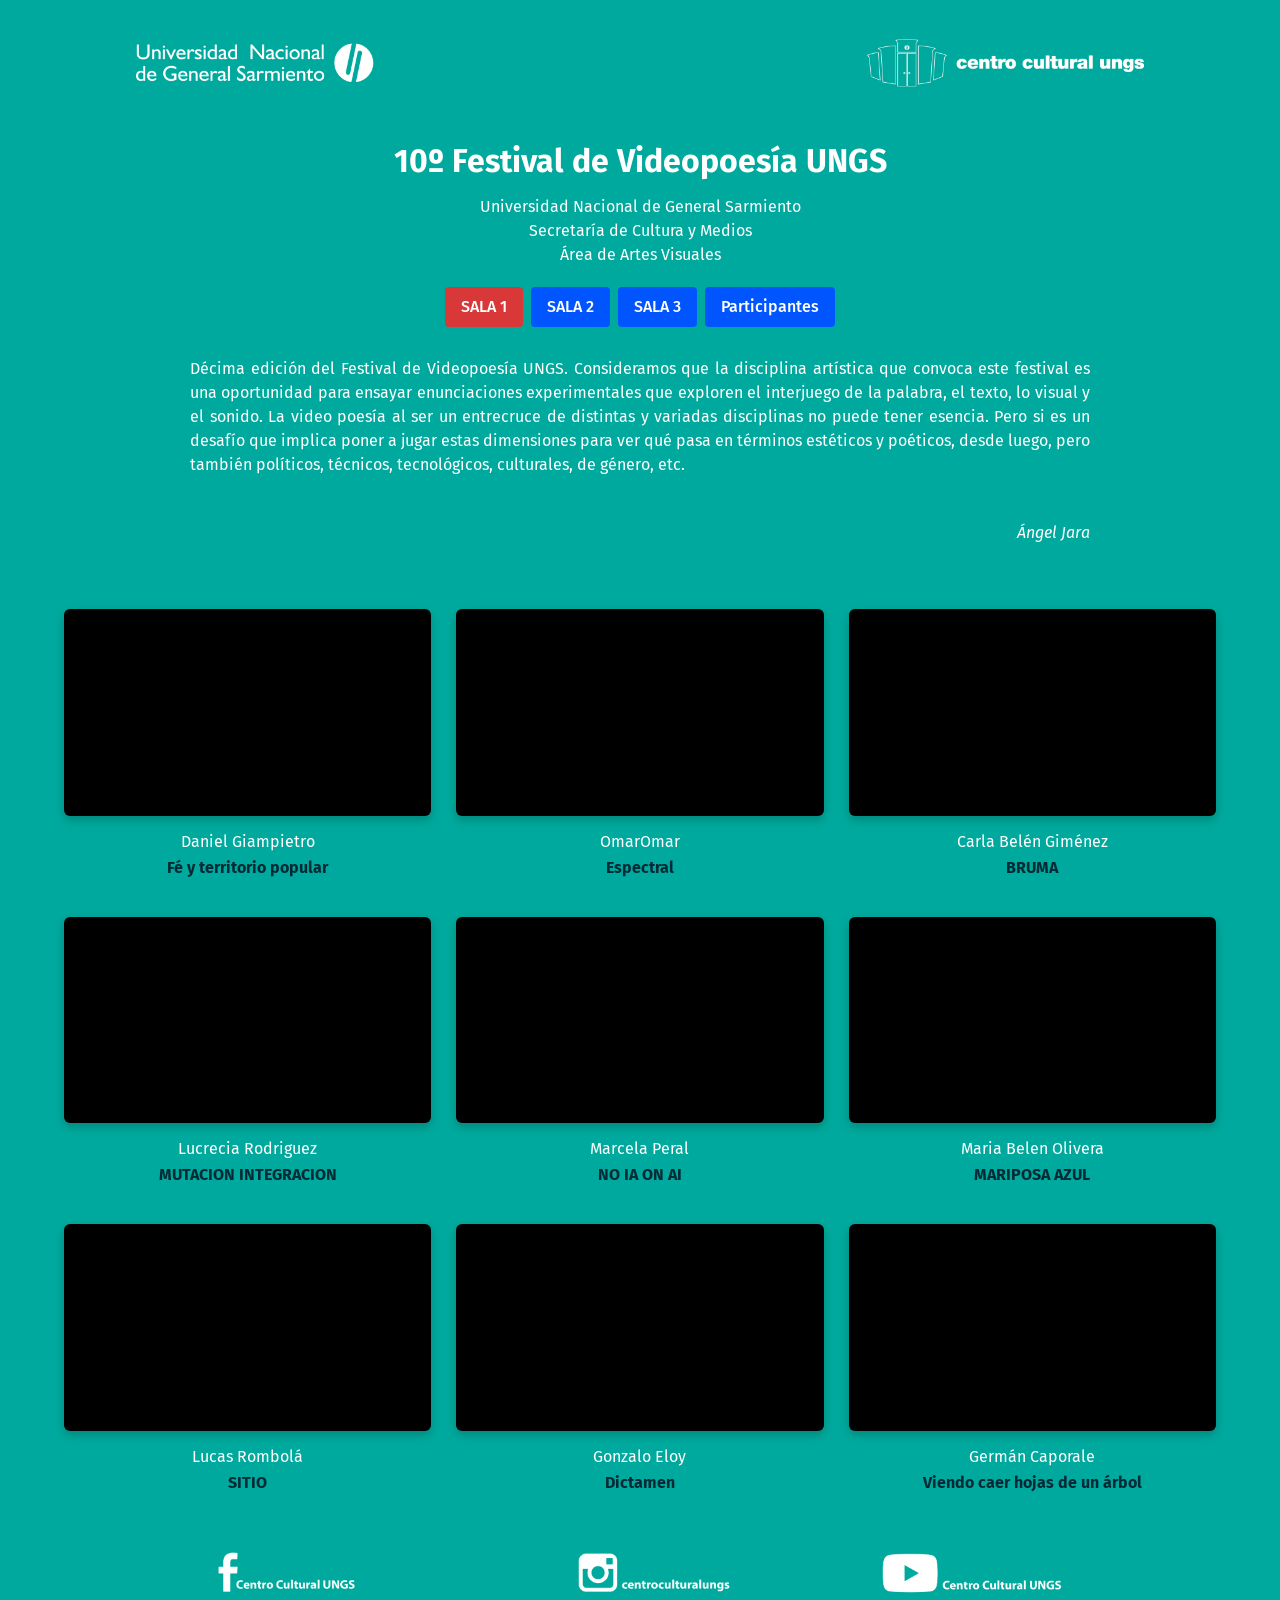
<file: index.html>
<!DOCTYPE html>
<html lang="es">
<head>
    <meta charset="UTF-8">
    <title>10º Festival de Videopoesía UNGS - Sala 1</title>
    <link rel="stylesheet" href="estilos.css">
    <link rel="icon" href="unicono.ico">
    <link rel="stylesheet" href="styles.css">
    <link rel="preconnect" href="https://fonts.gstatic.com">
    <link href="https://fonts.googleapis.com/css2?family=Fira+Sans&display=swap" rel="stylesheet">
</head>
<body>
    <header>
        <div><img src="logoTransparente.png" alt="logo centro cultural"></div>
        <h1>10º Festival de Videopoesía UNGS</h1>
        <p></p>
        <p>Universidad Nacional de General Sarmiento</p>
        <p>Secretaría de Cultura y Medios</p>
        <p>Área de Artes Visuales</p>
        <p></p>
        <nav id="paginacion-nav">
            <a href="index.html" class="estoyaqui">SALA 1</a>
            <a href="sala2.html">SALA 2</a>
            <a href="sala3.html">SALA 3</a>
            <a href="participantes.html">Participantes</a>
        </nav>
    </header>
    <div class="introduccion">
        <p class="textoCorto">
            Décima edición del Festival de Videopoesía UNGS. Consideramos que la disciplina artística que convoca este
            festival es una oportunidad para ensayar enunciaciones experimentales que exploren el interjuego de la
            palabra, el texto, lo visual y el sonido. La video poesía al ser un entrecruce de distintas y variadas
            disciplinas no puede tener esencia. Pero si es un desafío que implica poner a jugar estas dimensiones para
            ver qué pasa en términos estéticos y poéticos, desde luego, pero también políticos, técnicos, tecnológicos,
            culturales, de género, etc.
            <br><br>
        </p>
        <p id="firmaCurador">Ángel Jara<br><br></p>
    </div>

    <div id="contenedor">
        <div id="videos-container" class="videos">
        <div class="unVideo">
            <iframe width="560" height="315" src="https://www.youtube.com/embed/SmBQ4uFvJX8" frameborder="0"
                allow="accelerometer; autoplay; clipboard-write; encrypted-media; gyroscope; picture-in-picture"
                allowfullscreen></iframe>
            <div class="nombre">
                <p>Daniel Giampietro</p>
                <p class="titulo">Fé y territorio popular</p>
            </div>
        </div>
        <div class="unVideo">
            <iframe width="560" height="315" src="https://www.youtube.com/embed/gNuvJKD7iBU" frameborder="0"
                allow="accelerometer; autoplay; clipboard-write; encrypted-media; gyroscope; picture-in-picture"
                allowfullscreen></iframe>
            <div class="nombre">
                <p>OmarOmar</p>
                <p class="titulo">Espectral</p>
            </div>
        </div>
        <div class="unVideo">
            <iframe width="560" height="315" src="https://www.youtube.com/embed/4qtQ8wWjIjI" frameborder="0"
                allow="accelerometer; autoplay; clipboard-write; encrypted-media; gyroscope; picture-in-picture"
                allowfullscreen></iframe>
            <div class="nombre">
                <p>Carla Belén Giménez</p>
                <p class="titulo">BRUMA</p>
            </div>
        </div>
        <div class="unVideo">
            <iframe width="560" height="315" src="https://www.youtube.com/embed/0GoqAtI1k4k" frameborder="0"
                allow="accelerometer; autoplay; clipboard-write; encrypted-media; gyroscope; picture-in-picture"
                allowfullscreen></iframe>
            <div class="nombre">
                <p>Lucrecia Rodriguez</p>
                <p class="titulo">MUTACION INTEGRACION</p>
            </div>
        </div>
        <div class="unVideo">
            <iframe width="560" height="315" src="https://www.youtube.com/embed/_nQg_FL0v2k" frameborder="0"
                allow="accelerometer; autoplay; clipboard-write; encrypted-media; gyroscope; picture-in-picture"
                allowfullscreen></iframe>
            <div class="nombre">
                <p>Marcela Peral</p>
                <p class="titulo">NO IA ON AI</p>
            </div>
        </div>
        <div class="unVideo">
            <iframe width="560" height="315" src="https://www.youtube.com/embed/EtA5-1Kf_5k" frameborder="0"
                allow="accelerometer; autoplay; clipboard-write; encrypted-media; gyroscope; picture-in-picture"
                allowfullscreen></iframe>
            <div class="nombre">
                <p>Maria Belen Olivera</p>
                <p class="titulo">MARIPOSA AZUL</p>
            </div>
        </div>
        <div class="unVideo">
            <iframe width="560" height="315" src="https://www.youtube.com/embed/N6rPz8vCvt8" frameborder="0"
                allow="accelerometer; autoplay; clipboard-write; encrypted-media; gyroscope; picture-in-picture"
                allowfullscreen></iframe>
            <div class="nombre">
                <p>Lucas Rombolá</p>
                <p class="titulo">SITIO</p>
            </div>
        </div>
        <div class="unVideo">
            <iframe width="560" height="315" src="https://www.youtube.com/embed/XL75dbaz_9s" frameborder="0"
                allow="accelerometer; autoplay; clipboard-write; encrypted-media; gyroscope; picture-in-picture"
                allowfullscreen></iframe>
            <div class="nombre">
                <p>Gonzalo Eloy</p>
                <p class="titulo">Dictamen</p>
            </div>
        </div>
        <div class="unVideo">
            <iframe width="560" height="315" src="https://www.youtube.com/embed/XCRIbFQ3zYY" frameborder="0"
                allow="accelerometer; autoplay; clipboard-write; encrypted-media; gyroscope; picture-in-picture"
                allowfullscreen></iframe>
            <div class="nombre">
                <p>Germán Caporale</p>
                <p class="titulo">Viendo caer hojas de un árbol</p>
            </div>
        </div>
        </div>
    </div>

    <div>
        <div><img src="footerTranspa.png" alt="logo centro cultural"></div>
    </div>
</body>
</html>
</file>
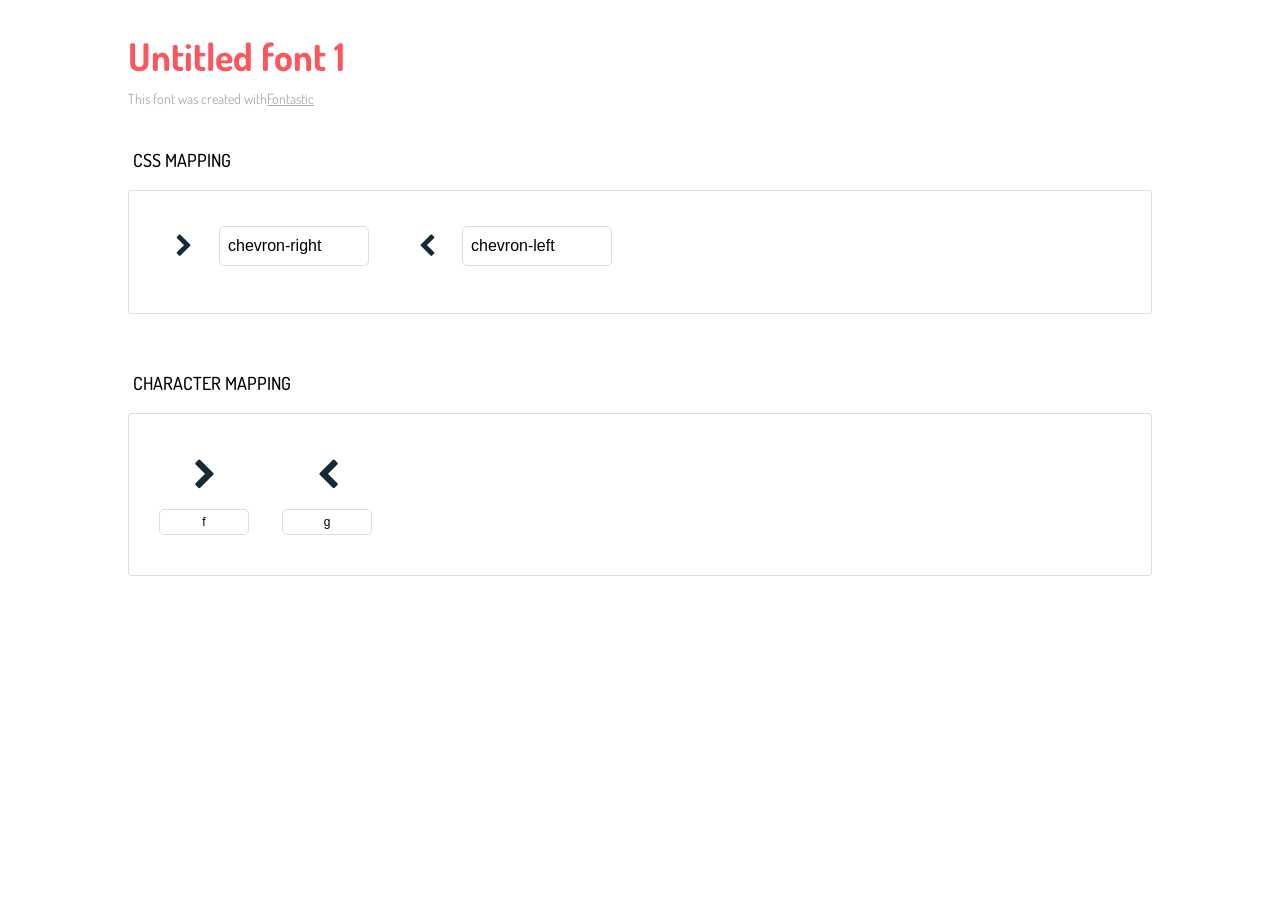
<file: icons-reference.html>
<!DOCTYPE html>
<html lang="en">
  <head>
    <meta charset="utf-8">
    <meta http-equiv="X-UA-Compatible" content="IE=edge,chrome=1">
    <meta name="viewport" content="width=device-width,initial-scale=1">
    <title>Font Reference - Untitled font 1</title>
    <link href="http://fonts.googleapis.com/css?family=Dosis:400,500,700" rel="stylesheet" type="text/css">
    <link rel="stylesheet" href="styles.css">
    <style type="text/css">html,body,div,span,applet,object,iframe,h1,h2,h3,h4,h5,h6,p,blockquote,pre,a,abbr,acronym,address,big,cite,code,del,dfn,em,img,ins,kbd,q,s,samp,small,strike,strong,sub,sup,tt,var,dl,dt,dd,ol,ul,li,fieldset,form,label,legend,table,caption,tbody,tfoot,thead,tr,th,td{margin:0;padding:0;border:0;outline:0;font-weight:inherit;font-style:inherit;font-family:inherit;font-size:100%;vertical-align:baseline}body{line-height:1;color:#000;background:#fff}ol,ul{list-style:none}table{border-collapse:separate;border-spacing:0;vertical-align:middle}caption,th,td{text-align:left;font-weight:normal;vertical-align:middle}a img{border:none}*{-webkit-box-sizing:border-box;-moz-box-sizing:border-box;box-sizing:border-box}body{font-family:'Dosis','Tahoma',sans-serif}.container{margin:15px auto;width:80%}h1{margin:40px 0 20px;font-weight:700;font-size:38px;line-height:32px;color:#fb565e}h2{font-size:18px;padding:0 0 21px 5px;margin:45px 0 0 0;text-transform:uppercase;font-weight:500}.small{font-size:14px;color:#a5adb4;}.small a{color:#a5adb4;}.small a:hover{color:#fb565e}.glyphs.character-mapping{margin:0 0 20px 0;padding:20px 0 20px 30px;color:rgba(0,0,0,0.5);border:1px solid #d8e0e5;border-radius:3px;}.glyphs.character-mapping li{margin:0 30px 20px 0;display:inline-block;width:90px}.glyphs.character-mapping .icon{margin:10px 0 10px 15px;padding:15px;position:relative;width:55px;height:55px;color:#162a36 !important;overflow:hidden;border-radius:3px;font-size:32px;}.glyphs.character-mapping .icon svg{fill:#000}.glyphs.character-mapping input{margin:0;padding:5px 0;line-height:12px;font-size:12px;display:block;width:100%;border:1px solid #d8e0e5;border-radius:5px;text-align:center;outline:0;}.glyphs.character-mapping input:focus{border:1px solid #fbde4a;-webkit-box-shadow:inset 0 0 3px #fbde4a;box-shadow:inset 0 0 3px #fbde4a}.glyphs.character-mapping input:hover{-webkit-box-shadow:inset 0 0 3px #fbde4a;box-shadow:inset 0 0 3px #fbde4a}.glyphs.css-mapping{margin:0 0 60px 0;padding:30px 0 20px 30px;color:rgba(0,0,0,0.5);border:1px solid #d8e0e5;border-radius:3px;}.glyphs.css-mapping li{margin:0 30px 20px 0;padding:0;display:inline-block;overflow:hidden}.glyphs.css-mapping .icon{margin:0;margin-right:10px;padding:13px;height:50px;width:50px;color:#162a36 !important;overflow:hidden;float:left;font-size:24px}.glyphs.css-mapping input{margin:0;margin-top:5px;padding:8px;line-height:16px;font-size:16px;display:block;width:150px;height:40px;border:1px solid #d8e0e5;border-radius:5px;background:#fff;outline:0;float:right;}.glyphs.css-mapping input:focus{border:1px solid #fbde4a;-webkit-box-shadow:inset 0 0 3px #fbde4a;box-shadow:inset 0 0 3px #fbde4a}.glyphs.css-mapping input:hover{-webkit-box-shadow:inset 0 0 3px #fbde4a;box-shadow:inset 0 0 3px #fbde4a}</style>
  </head>
  <body>
    <div class="container">
      <h1>Untitled font 1</h1>
      <p class="small">This font was created with<a href="http://fontastic.me/">Fontastic</a></p>
      <h2>CSS mapping</h2>
      <ul class="glyphs css-mapping">
        <li>
          <div class="icon icon-chevron-right"></div>
          <input type="text" readonly="readonly" value="chevron-right">
        </li>
        <li>
          <div class="icon icon-chevron-left"></div>
          <input type="text" readonly="readonly" value="chevron-left">
        </li>
      </ul>
      <h2>Character mapping</h2>
      <ul class="glyphs character-mapping">
        <li>
          <div data-icon="f" class="icon"></div>
          <input type="text" readonly="readonly" value="f">
        </li>
        <li>
          <div data-icon="g" class="icon"></div>
          <input type="text" readonly="readonly" value="g">
        </li>
      </ul>
    </div>
    <script>(function() {
  var glyphs, i, len, ref;

  ref = document.getElementsByClassName('glyphs');
  for (i = 0, len = ref.length; i < len; i++) {
    glyphs = ref[i];
    glyphs.addEventListener('click', function(event) {
      if (event.target.tagName === 'INPUT') {
        return event.target.select();
      }
    });
  }

}).call(this);

    </script>
  </body>
</html>
</file>
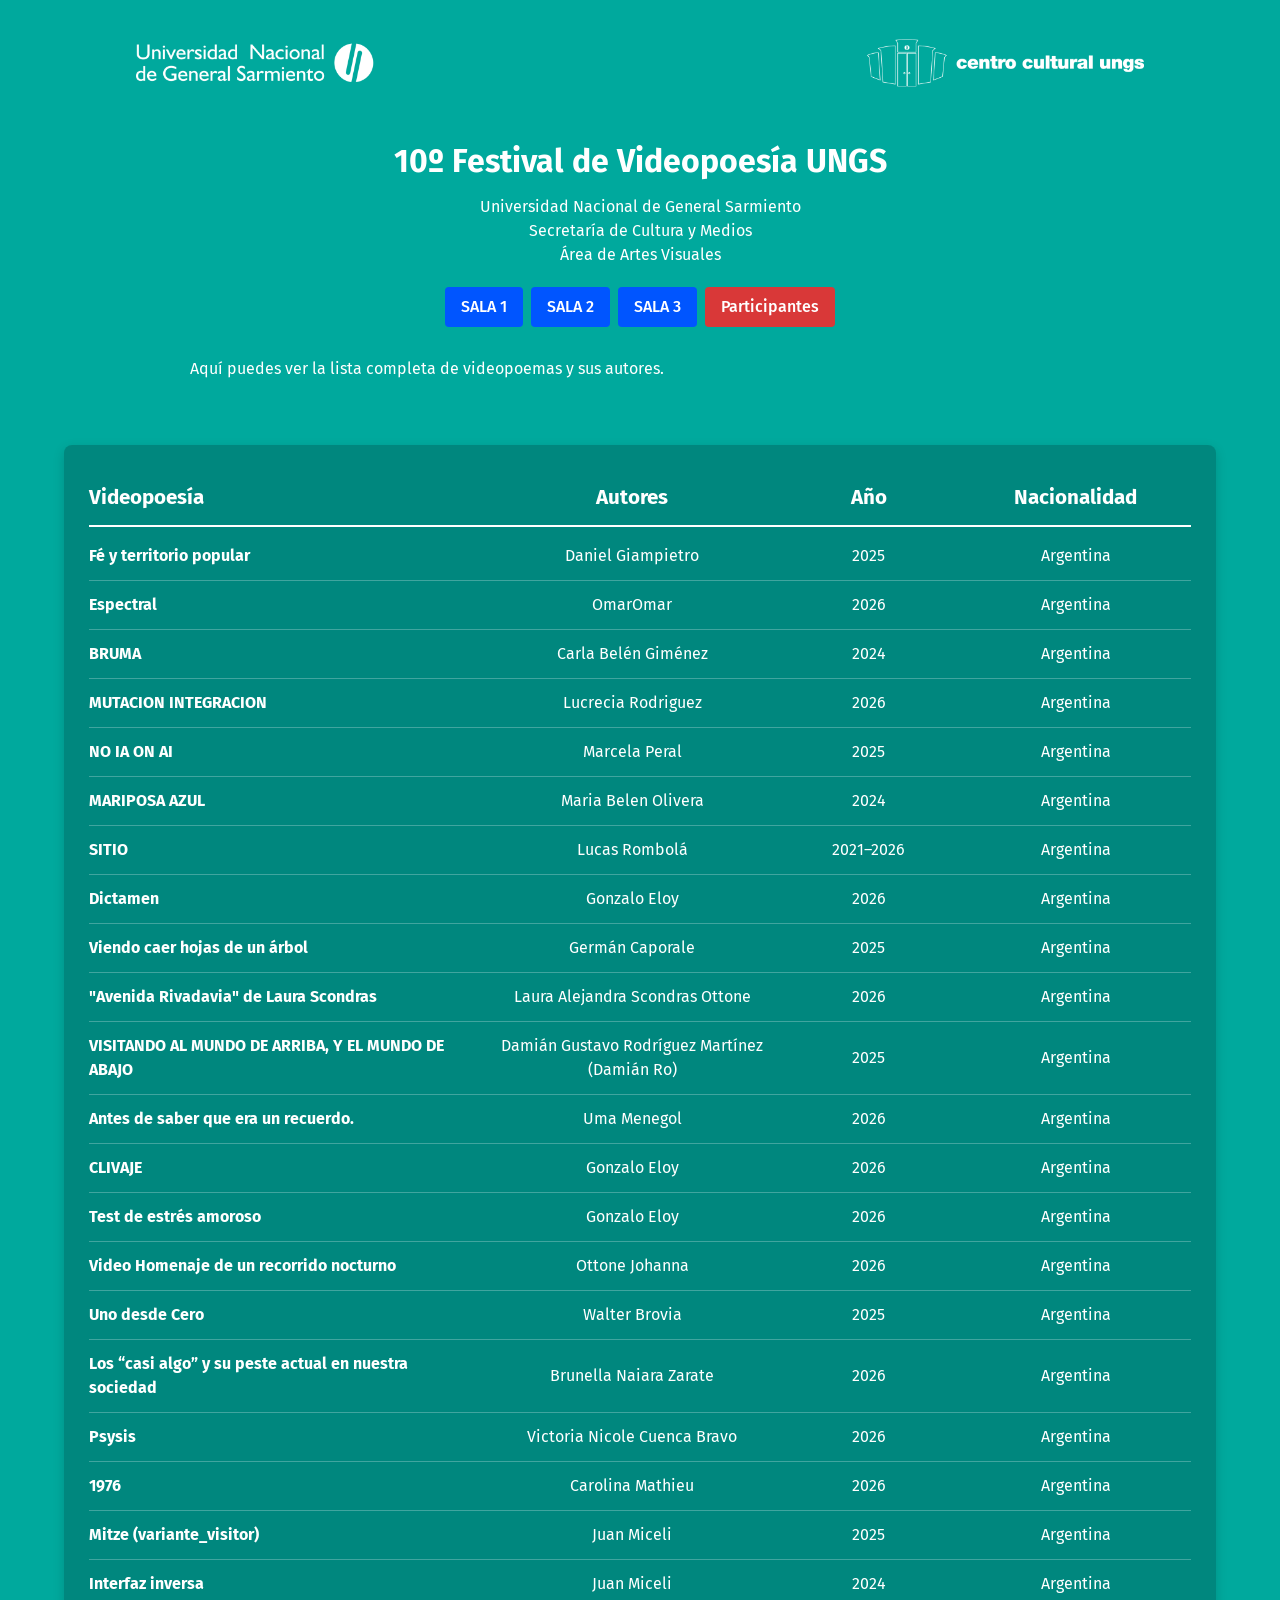
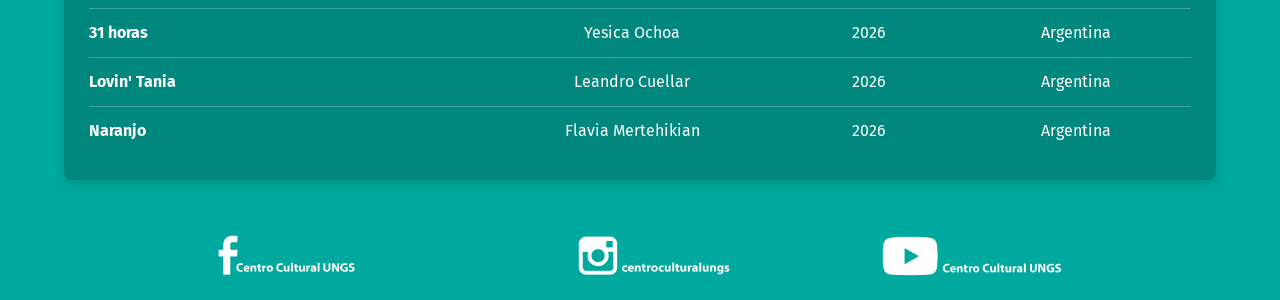
<file: participantes.html>
<!DOCTYPE html>
<html lang="es">
<head>
    <meta charset="UTF-8">
    <title>10º Festival de Videopoesía UNGS - Participantes</title>
    <link rel="stylesheet" href="estilos.css">
    <link rel="icon" href="unicono.ico">
    <link rel="stylesheet" href="styles.css">
    <link rel="preconnect" href="https://fonts.gstatic.com">
    <link href="https://fonts.googleapis.com/css2?family=Fira+Sans&display=swap" rel="stylesheet">
</head>
<body>
    <header>
        <div><img src="logoTransparente.png" alt="logo centro cultural"></div>
        <h1>10º Festival de Videopoesía UNGS</h1>
        <p></p>
        <p>Universidad Nacional de General Sarmiento</p>
        <p>Secretaría de Cultura y Medios</p>
        <p>Área de Artes Visuales</p>
        <p></p>
        <nav id="paginacion-nav">
            <a href="index.html">SALA 1</a>
            <a href="sala2.html">SALA 2</a>
            <a href="sala3.html">SALA 3</a>
            <a href="participantes.html" class="estoyaqui">Participantes</a>
        </nav>
    </header>
    <div class="introduccion">
        <p class="textoCorto">
            Aquí puedes ver la lista completa de videopoemas y sus autores.
            <br><br>
        </p>
    </div>

    <div id="contenedor">
        <div id="participantes-container" class="participantes">
            <div class="listado-encabezados">
                <h3>Videopoesía</h3>
                <h3>Autores</h3>
                <h3>Año</h3>
                <h3>Nacionalidad</h3>
            </div>
            <div id="lista-participantes">
            <div class="fila-participante">
                <div><a href="https://youtu.be/SmBQ4uFvJX8" target="_blank">Fé y territorio popular</a></div>
                <div>Daniel Giampietro</div>
                <div>2025</div>
                <div>Argentina</div>
            </div>
            <div class="fila-participante">
                <div><a href="https://youtube.com/shorts/gNuvJKD7iBU?si=NO_8UnKBRfTGzvoH" target="_blank">Espectral</a></div>
                <div>OmarOmar</div>
                <div>2026</div>
                <div>Argentina</div>
            </div>
            <div class="fila-participante">
                <div><a href="https://youtu.be/4qtQ8wWjIjI?si=HMAMuImDtyQBRjJm" target="_blank">BRUMA</a></div>
                <div>Carla Belén Giménez</div>
                <div>2024</div>
                <div>Argentina</div>
            </div>
            <div class="fila-participante">
                <div><a href="https://youtu.be/0GoqAtI1k4k?si=clObhLTj4hn8J3Td" target="_blank">MUTACION INTEGRACION</a></div>
                <div>Lucrecia Rodriguez</div>
                <div>2026</div>
                <div>Argentina</div>
            </div>
            <div class="fila-participante">
                <div><a href="https://www.youtube.com/watch?v=_nQg_FL0v2k&t=23s" target="_blank">NO IA ON AI</a></div>
                <div>Marcela Peral</div>
                <div>2025</div>
                <div>Argentina</div>
            </div>
            <div class="fila-participante">
                <div><a href="https://youtu.be/EtA5-1Kf_5k?si=2NT6dHKP1q_LZMia" target="_blank">MARIPOSA AZUL</a></div>
                <div>Maria Belen Olivera</div>
                <div>2024</div>
                <div>Argentina</div>
            </div>
            <div class="fila-participante">
                <div><a href="https://www.youtube.com/watch?v=N6rPz8vCvt8" target="_blank">SITIO</a></div>
                <div>Lucas Rombolá</div>
                <div>2021–2026</div>
                <div>Argentina</div>
            </div>
            <div class="fila-participante">
                <div><a href="https://youtu.be/XL75dbaz_9s?si=_JLJHLR8O_-UhTyr" target="_blank">Dictamen</a></div>
                <div>Gonzalo Eloy</div>
                <div>2026</div>
                <div>Argentina</div>
            </div>
            <div class="fila-participante">
                <div><a href="https://www.youtube.com/watch?v=XCRIbFQ3zYY" target="_blank">Viendo caer hojas de un árbol</a></div>
                <div>Germán Caporale</div>
                <div>2025</div>
                <div>Argentina</div>
            </div>
            <div class="fila-participante">
                <div><a href="https://youtu.be/vpKhHN5CoRQ?si=C6d16fyXaOlMg3SY" target="_blank">"Avenida Rivadavia" de Laura Scondras</a></div>
                <div>Laura Alejandra Scondras Ottone</div>
                <div>2026</div>
                <div>Argentina</div>
            </div>
            <div class="fila-participante">
                <div><a href="https://youtu.be/Wo1aAxQY40M" target="_blank">VISITANDO AL MUNDO DE ARRIBA, Y EL MUNDO DE ABAJO</a></div>
                <div>Damián Gustavo Rodríguez Martínez (Damián Ro)</div>
                <div>2025</div>
                <div>Argentina</div>
            </div>
            <div class="fila-participante">
                <div><a href="https://www.youtube.com/watch?v=_q-gDapCbwk" target="_blank">Antes de saber que era un recuerdo.</a></div>
                <div>Uma Menegol</div>
                <div>2026</div>
                <div>Argentina</div>
            </div>
            <div class="fila-participante">
                <div><a href="https://youtu.be/wqnut2Bue_k?si=62BjjPNA3b9-dbMH" target="_blank">CLIVAJE</a></div>
                <div>Gonzalo Eloy</div>
                <div>2026</div>
                <div>Argentina</div>
            </div>
            <div class="fila-participante">
                <div><a href="https://youtu.be/QTRrn1OkWw4" target="_blank">Test de estrés amoroso</a></div>
                <div>Gonzalo Eloy</div>
                <div>2026</div>
                <div>Argentina</div>
            </div>
            <div class="fila-participante">
                <div><a href="https://youtu.be/UWhmajpLGFU?si=xPjmU_koIRPGN0WS" target="_blank">Video Homenaje de un recorrido nocturno</a></div>
                <div>Ottone Johanna</div>
                <div>2026</div>
                <div>Argentina</div>
            </div>
            <div class="fila-participante">
                <div><a href="https://youtu.be/cDu6YbazxZQ" target="_blank">Uno desde Cero</a></div>
                <div>Walter Brovia</div>
                <div>2025</div>
                <div>Argentina</div>
            </div>
            <div class="fila-participante">
                <div><a href="https://youtu.be/9nlSVLf2nzs?si=lxQhu8uq4dPmL64p" target="_blank">Los “casi algo” y su peste actual en nuestra sociedad</a></div>
                <div>Brunella Naiara Zarate</div>
                <div>2026</div>
                <div>Argentina</div>
            </div>
            <div class="fila-participante">
                <div><a href="https://youtu.be/3TLpKl7-CaA?si=3BSkc7hI6h86dAYK" target="_blank">Psysis</a></div>
                <div>Victoria Nicole Cuenca Bravo</div>
                <div>2026</div>
                <div>Argentina</div>
            </div>
            <div class="fila-participante">
                <div><a href="https://youtu.be/ZzG-LGTUmXA?si=HFon7CAdV7RR3CTM" target="_blank">1976</a></div>
                <div>Carolina Mathieu</div>
                <div>2026</div>
                <div>Argentina</div>
            </div>
            <div class="fila-participante">
                <div><a href="https://www.youtube.com/watch?v=W1NMFEZKMMg" target="_blank">Mitze (variante_visitor)</a></div>
                <div>Juan Miceli</div>
                <div>2025</div>
                <div>Argentina</div>
            </div>
            <div class="fila-participante">
                <div><a href="https://www.youtube.com/watch?v=JGYjIBfDZqw" target="_blank">Interfaz inversa</a></div>
                <div>Juan Miceli</div>
                <div>2024</div>
                <div>Argentina</div>
            </div>
            <div class="fila-participante">
                <div><a href="https://youtu.be/WgARe7qKsxQ" target="_blank">31 horas</a></div>
                <div>Yesica Ochoa</div>
                <div>2026</div>
                <div>Argentina</div>
            </div>
            <div class="fila-participante">
                <div><a href="https://youtu.be/NRBDfdrw8L0?si=O1hqyfSu3ZxIYuY5" target="_blank">Lovin' Tania</a></div>
                <div>Leandro Cuellar</div>
                <div>2026</div>
                <div>Argentina</div>
            </div>
            <div class="fila-participante">
                <div><a href="https://youtu.be/FLvQ6qQihBI?si=_twPvs-ggB-pthmD" target="_blank">Naranjo</a></div>
                <div>Flavia Mertehikian</div>
                <div>2026</div>
                <div>Argentina</div>
            </div>
            </div>
        </div>
    </div>

    <div>
        <div><img src="footerTranspa.png" alt="logo centro cultural"></div>
    </div>
</body>
</html>
</file>
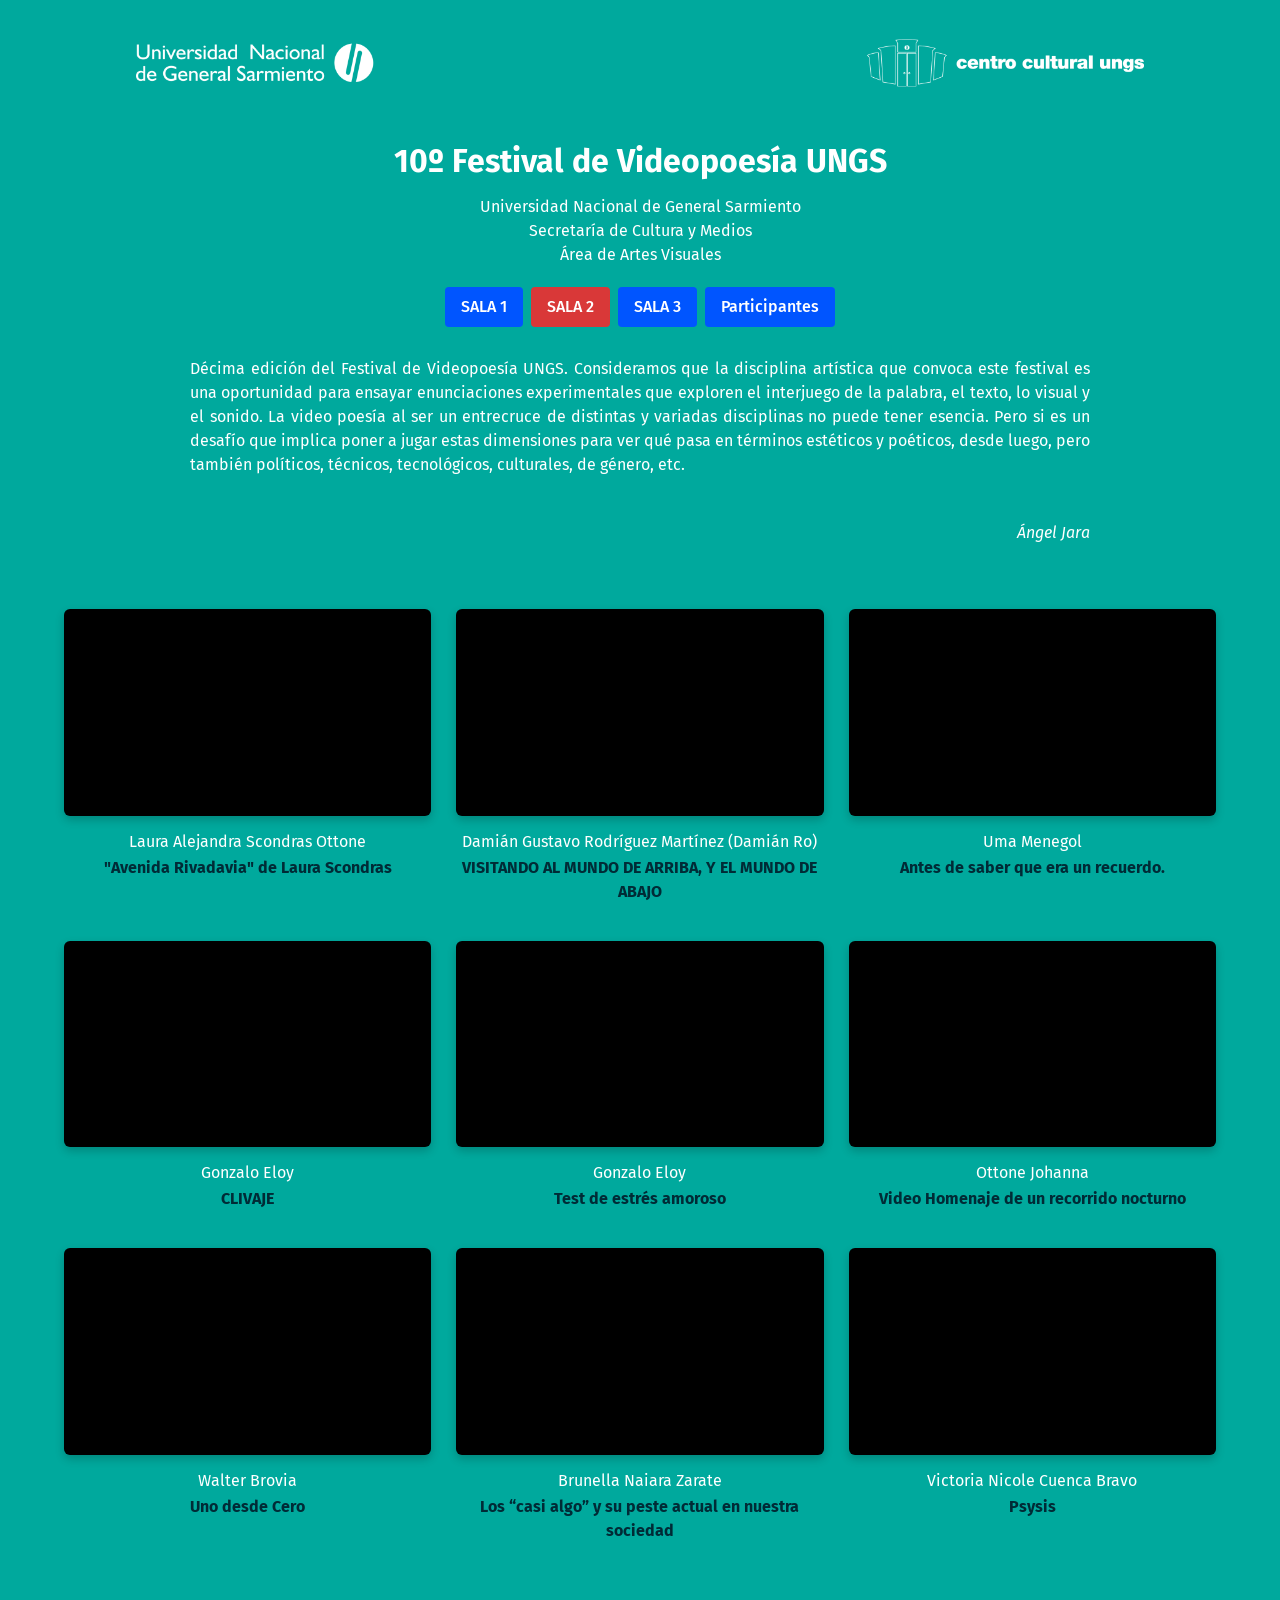
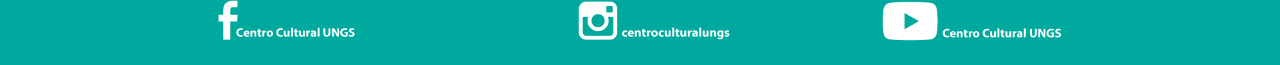
<file: sala2.html>
<!DOCTYPE html>
<html lang="es">
<head>
    <meta charset="UTF-8">
    <title>10º Festival de Videopoesía UNGS - Sala 2</title>
    <link rel="stylesheet" href="estilos.css">
    <link rel="icon" href="unicono.ico">
    <link rel="stylesheet" href="styles.css">
    <link rel="preconnect" href="https://fonts.gstatic.com">
    <link href="https://fonts.googleapis.com/css2?family=Fira+Sans&display=swap" rel="stylesheet">
</head>
<body>
    <header>
        <div><img src="logoTransparente.png" alt="logo centro cultural"></div>
        <h1>10º Festival de Videopoesía UNGS</h1>
        <p></p>
        <p>Universidad Nacional de General Sarmiento</p>
        <p>Secretaría de Cultura y Medios</p>
        <p>Área de Artes Visuales</p>
        <p></p>
        <nav id="paginacion-nav">
            <a href="index.html">SALA 1</a>
            <a href="sala2.html" class="estoyaqui">SALA 2</a>
            <a href="sala3.html">SALA 3</a>
            <a href="participantes.html">Participantes</a>
        </nav>
    </header>
    <div class="introduccion">
        <p class="textoCorto">
            Décima edición del Festival de Videopoesía UNGS. Consideramos que la disciplina artística que convoca este
            festival es una oportunidad para ensayar enunciaciones experimentales que exploren el interjuego de la
            palabra, el texto, lo visual y el sonido. La video poesía al ser un entrecruce de distintas y variadas
            disciplinas no puede tener esencia. Pero si es un desafío que implica poner a jugar estas dimensiones para
            ver qué pasa en términos estéticos y poéticos, desde luego, pero también políticos, técnicos, tecnológicos,
            culturales, de género, etc.
            <br><br>
        </p>
        <p id="firmaCurador">Ángel Jara<br><br></p>
    </div>

    <div id="contenedor">
        <div id="videos-container" class="videos">
        <div class="unVideo">
            <iframe width="560" height="315" src="https://www.youtube.com/embed/vpKhHN5CoRQ" frameborder="0"
                allow="accelerometer; autoplay; clipboard-write; encrypted-media; gyroscope; picture-in-picture"
                allowfullscreen></iframe>
            <div class="nombre">
                <p>Laura Alejandra Scondras Ottone</p>
                <p class="titulo">"Avenida Rivadavia" de Laura Scondras</p>
            </div>
        </div>
        <div class="unVideo">
            <iframe width="560" height="315" src="https://www.youtube.com/embed/Wo1aAxQY40M" frameborder="0"
                allow="accelerometer; autoplay; clipboard-write; encrypted-media; gyroscope; picture-in-picture"
                allowfullscreen></iframe>
            <div class="nombre">
                <p>Damián Gustavo Rodríguez Martínez (Damián Ro)</p>
                <p class="titulo">VISITANDO AL MUNDO DE ARRIBA, Y EL MUNDO DE ABAJO</p>
            </div>
        </div>
        <div class="unVideo">
            <iframe width="560" height="315" src="https://www.youtube.com/embed/_q-gDapCbwk" frameborder="0"
                allow="accelerometer; autoplay; clipboard-write; encrypted-media; gyroscope; picture-in-picture"
                allowfullscreen></iframe>
            <div class="nombre">
                <p>Uma Menegol</p>
                <p class="titulo">Antes de saber que era un recuerdo.</p>
            </div>
        </div>
        <div class="unVideo">
            <iframe width="560" height="315" src="https://www.youtube.com/embed/wqnut2Bue_k" frameborder="0"
                allow="accelerometer; autoplay; clipboard-write; encrypted-media; gyroscope; picture-in-picture"
                allowfullscreen></iframe>
            <div class="nombre">
                <p>Gonzalo Eloy</p>
                <p class="titulo">CLIVAJE</p>
            </div>
        </div>
        <div class="unVideo">
            <iframe width="560" height="315" src="https://www.youtube.com/embed/QTRrn1OkWw4" frameborder="0"
                allow="accelerometer; autoplay; clipboard-write; encrypted-media; gyroscope; picture-in-picture"
                allowfullscreen></iframe>
            <div class="nombre">
                <p>Gonzalo Eloy</p>
                <p class="titulo">Test de estrés amoroso</p>
            </div>
        </div>
        <div class="unVideo">
            <iframe width="560" height="315" src="https://www.youtube.com/embed/UWhmajpLGFU" frameborder="0"
                allow="accelerometer; autoplay; clipboard-write; encrypted-media; gyroscope; picture-in-picture"
                allowfullscreen></iframe>
            <div class="nombre">
                <p>Ottone Johanna</p>
                <p class="titulo">Video Homenaje de un recorrido nocturno</p>
            </div>
        </div>
        <div class="unVideo">
            <iframe width="560" height="315" src="https://www.youtube.com/embed/cDu6YbazxZQ" frameborder="0"
                allow="accelerometer; autoplay; clipboard-write; encrypted-media; gyroscope; picture-in-picture"
                allowfullscreen></iframe>
            <div class="nombre">
                <p>Walter Brovia</p>
                <p class="titulo">Uno desde Cero</p>
            </div>
        </div>
        <div class="unVideo">
            <iframe width="560" height="315" src="https://www.youtube.com/embed/9nlSVLf2nzs" frameborder="0"
                allow="accelerometer; autoplay; clipboard-write; encrypted-media; gyroscope; picture-in-picture"
                allowfullscreen></iframe>
            <div class="nombre">
                <p>Brunella Naiara Zarate</p>
                <p class="titulo">Los “casi algo” y su peste actual en nuestra sociedad</p>
            </div>
        </div>
        <div class="unVideo">
            <iframe width="560" height="315" src="https://www.youtube.com/embed/3TLpKl7-CaA" frameborder="0"
                allow="accelerometer; autoplay; clipboard-write; encrypted-media; gyroscope; picture-in-picture"
                allowfullscreen></iframe>
            <div class="nombre">
                <p>Victoria Nicole Cuenca Bravo</p>
                <p class="titulo">Psysis</p>
            </div>
        </div>
        </div>
    </div>

    <div>
        <div><img src="footerTranspa.png" alt="logo centro cultural"></div>
    </div>
</body>
</html>
</file>
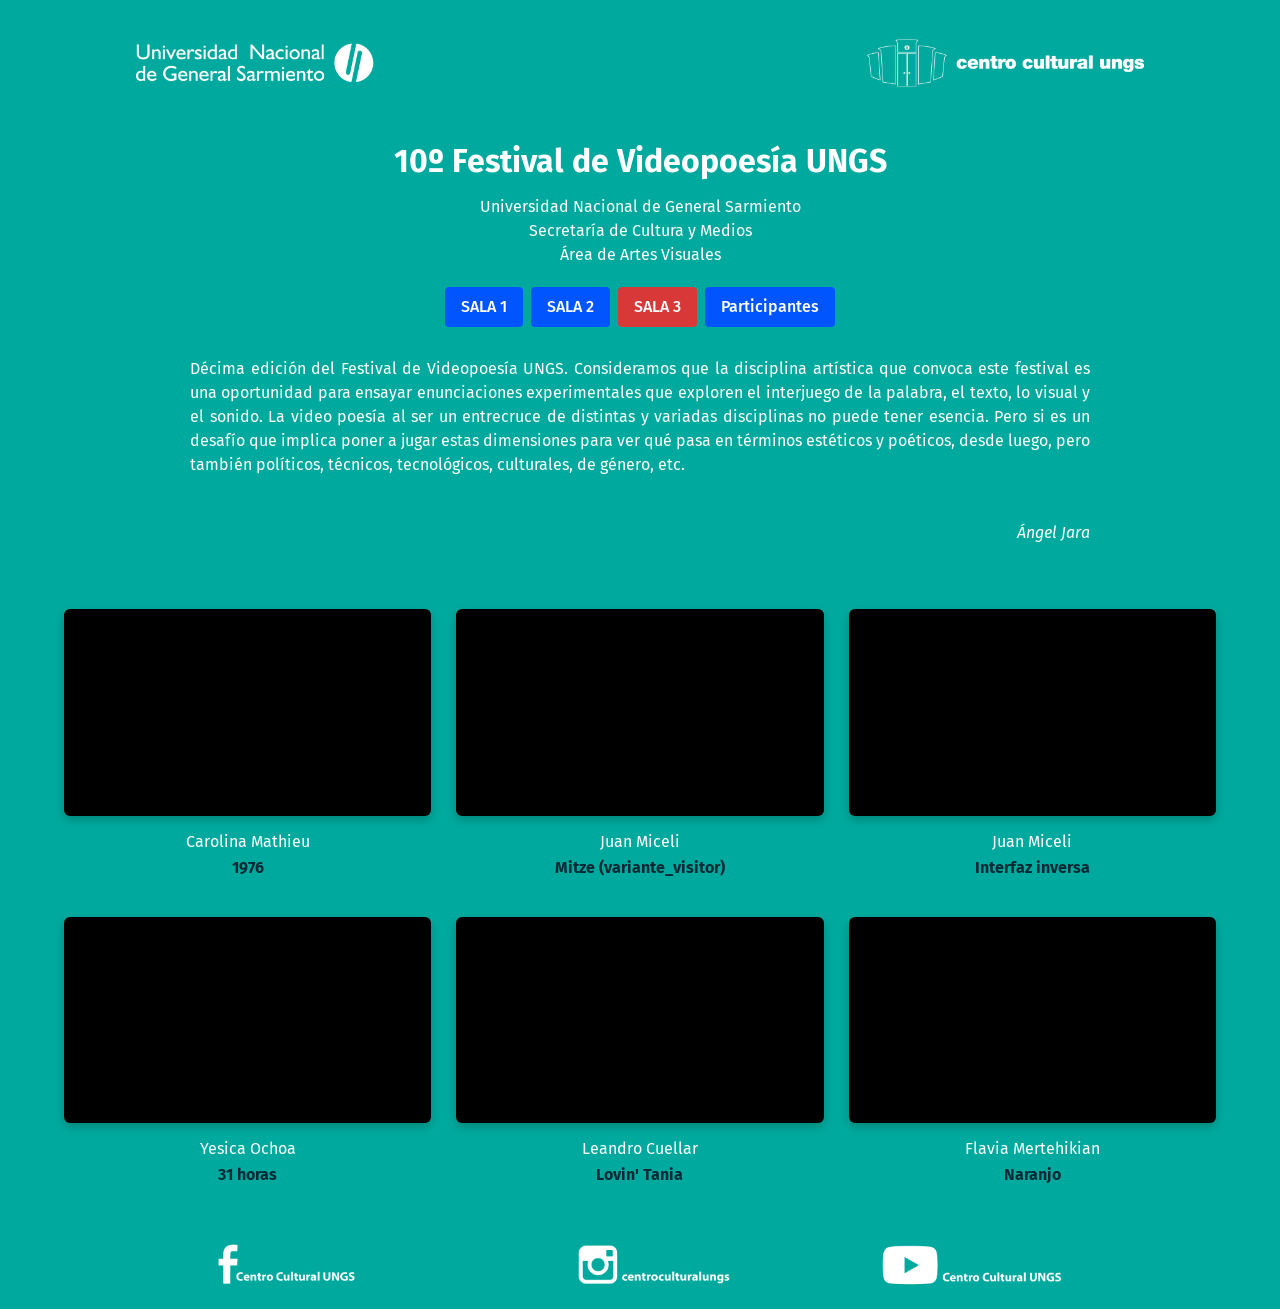
<file: sala3.html>
<!DOCTYPE html>
<html lang="es">
<head>
    <meta charset="UTF-8">
    <title>10º Festival de Videopoesía UNGS - Sala 3</title>
    <link rel="stylesheet" href="estilos.css">
    <link rel="icon" href="unicono.ico">
    <link rel="stylesheet" href="styles.css">
    <link rel="preconnect" href="https://fonts.gstatic.com">
    <link href="https://fonts.googleapis.com/css2?family=Fira+Sans&display=swap" rel="stylesheet">
</head>
<body>
    <header>
        <div><img src="logoTransparente.png" alt="logo centro cultural"></div>
        <h1>10º Festival de Videopoesía UNGS</h1>
        <p></p>
        <p>Universidad Nacional de General Sarmiento</p>
        <p>Secretaría de Cultura y Medios</p>
        <p>Área de Artes Visuales</p>
        <p></p>
        <nav id="paginacion-nav">
            <a href="index.html">SALA 1</a>
            <a href="sala2.html">SALA 2</a>
            <a href="sala3.html" class="estoyaqui">SALA 3</a>
            <a href="participantes.html">Participantes</a>
        </nav>
    </header>
    <div class="introduccion">
        <p class="textoCorto">
            Décima edición del Festival de Videopoesía UNGS. Consideramos que la disciplina artística que convoca este
            festival es una oportunidad para ensayar enunciaciones experimentales que exploren el interjuego de la
            palabra, el texto, lo visual y el sonido. La video poesía al ser un entrecruce de distintas y variadas
            disciplinas no puede tener esencia. Pero si es un desafío que implica poner a jugar estas dimensiones para
            ver qué pasa en términos estéticos y poéticos, desde luego, pero también políticos, técnicos, tecnológicos,
            culturales, de género, etc.
            <br><br>
        </p>
        <p id="firmaCurador">Ángel Jara<br><br></p>
    </div>

    <div id="contenedor">
        <div id="videos-container" class="videos">
        <div class="unVideo">
            <iframe width="560" height="315" src="https://www.youtube.com/embed/ZzG-LGTUmXA" frameborder="0"
                allow="accelerometer; autoplay; clipboard-write; encrypted-media; gyroscope; picture-in-picture"
                allowfullscreen></iframe>
            <div class="nombre">
                <p>Carolina Mathieu</p>
                <p class="titulo">1976</p>
            </div>
        </div>
        <div class="unVideo">
            <iframe width="560" height="315" src="https://www.youtube.com/embed/W1NMFEZKMMg" frameborder="0"
                allow="accelerometer; autoplay; clipboard-write; encrypted-media; gyroscope; picture-in-picture"
                allowfullscreen></iframe>
            <div class="nombre">
                <p>Juan Miceli</p>
                <p class="titulo">Mitze (variante_visitor)</p>
            </div>
        </div>
        <div class="unVideo">
            <iframe width="560" height="315" src="https://www.youtube.com/embed/JGYjIBfDZqw" frameborder="0"
                allow="accelerometer; autoplay; clipboard-write; encrypted-media; gyroscope; picture-in-picture"
                allowfullscreen></iframe>
            <div class="nombre">
                <p>Juan Miceli</p>
                <p class="titulo">Interfaz inversa</p>
            </div>
        </div>
        <div class="unVideo">
            <iframe width="560" height="315" src="https://www.youtube.com/embed/WgARe7qKsxQ" frameborder="0"
                allow="accelerometer; autoplay; clipboard-write; encrypted-media; gyroscope; picture-in-picture"
                allowfullscreen></iframe>
            <div class="nombre">
                <p>Yesica Ochoa</p>
                <p class="titulo">31 horas</p>
            </div>
        </div>
        <div class="unVideo">
            <iframe width="560" height="315" src="https://www.youtube.com/embed/NRBDfdrw8L0" frameborder="0"
                allow="accelerometer; autoplay; clipboard-write; encrypted-media; gyroscope; picture-in-picture"
                allowfullscreen></iframe>
            <div class="nombre">
                <p>Leandro Cuellar</p>
                <p class="titulo">Lovin' Tania</p>
            </div>
        </div>
        <div class="unVideo">
            <iframe width="560" height="315" src="https://www.youtube.com/embed/FLvQ6qQihBI" frameborder="0"
                allow="accelerometer; autoplay; clipboard-write; encrypted-media; gyroscope; picture-in-picture"
                allowfullscreen></iframe>
            <div class="nombre">
                <p>Flavia Mertehikian</p>
                <p class="titulo">Naranjo</p>
            </div>
        </div>
        </div>
    </div>

    <div>
        <div><img src="footerTranspa.png" alt="logo centro cultural"></div>
    </div>
</body>
</html>
</file>
<file: estilos.css>
/* ==========================================
   RESET Y BASE
   ========================================== */
* {
    padding: 0;
    margin: 0;
    box-sizing: border-box;
}

body {
    font-family: 'Fira Sans', sans-serif;
    color: #fff;
    background-color: #00a99d;
    text-align: center;
    line-height: 1.5;
}

h1 {
    font-size: 2rem;
    margin-top: 30px;
    margin-bottom: 10px;
}

img {
    max-width: 80%;
    max-height: 600px;
    height: auto;
}

/* ==========================================
   NAVEGACIÓN (FLEXBOX)
   ========================================== */
#paginacion-nav {
    display: flex;
    flex-wrap: wrap;
    justify-content: center;
    align-items: center;
    gap: 8px;
    margin: 20px 0;
}

#paginacion-nav a {
    display: inline-flex;
    align-items: center;
    justify-content: center;
    padding: 8px 16px;
    color: #fff;
    background-color: #0055ff;
    border-radius: 4px;
    text-decoration: none;
    font-weight: 500;
    transition: background-color 0.2s ease;
}

#paginacion-nav a:hover {
    background-color: #0033cc;
}

#paginacion-nav a.estoyaqui {
    background-color: #d93838;
}

/* ==========================================
   INTRODUCCIÓN Y CONTENEDOR GENERAL
   ========================================== */
.introduccion {  
    display: flex;
    flex-direction: column;
    margin: 0 auto 30px auto;
    width: 90%;
    max-width: 900px;
}

p.textoCorto {
    padding: 10px 0;
    text-align: justify;
}

p#firmaCurador {
    padding: 10px 0;
    text-align: right;   
    font-style: italic;
}

#contenedor {
    width: 90%;
    max-width: 1300px;
    margin: 0 auto 40px auto;
}

/* ==========================================
   GRILLA DE VIDEOS (CSS GRID + FLEXBOX)
   ========================================== */
.videos {
    display: grid;
    /* Responsive dinámico: coloca tantas columnas de 320px mínimo como quepan */
    grid-template-columns: repeat(auto-fit, minmax(320px, 1fr));
    gap: 35px 25px;
    justify-content: center;
    align-items: start;
}

.unVideo {
    display: flex;
    flex-direction: column;
    align-items: center;
    width: 100%;
}

.unVideo iframe {
    width: 100%;
    aspect-ratio: 16 / 9; /* Mantiene la proporción de video sin alto fijo */
    height: auto;
    border: none;
    border-radius: 6px;
    background-color: #000;
    box-shadow: 0 4px 10px rgba(0, 0, 0, 0.2);
}

.nombre {
    margin-top: 12px;
    width: 100%;
    text-align: center;
}

.nombre p {
    margin: 2px 0;
}

.titulo {
    color: #002b36;
    font-weight: bold;
}

/* ==========================================
   TABLA DE PARTICIPANTES (CSS GRID)
   ========================================== */
#participantes-container {
    width: 100%;
    background-color: rgba(0, 0, 0, 0.2);
    padding: 25px;
    border-radius: 8px;
    box-shadow: 0 4px 12px rgba(0, 0, 0, 0.15);
}

/* Define exactamente las 4 columnas de la tabla para alineación matemática */
.listado-encabezados,
.fila-participante {
    display: grid;
    grid-template-columns: 2fr 1.5fr 0.8fr 1.2fr;
    gap: 15px;
    align-items: center;
    padding: 12px 0;
}

.listado-encabezados {
    font-size: 1.1em;
    border-bottom: 2px solid #fff;
    margin-bottom: 5px;
}

.listado-encabezados h3 {
    margin: 0;
    text-align: left;
}

.listado-encabezados h3:nth-child(2),
.listado-encabezados h3:nth-child(3),
.listado-encabezados h3:nth-child(4) {
    text-align: center;
}

.fila-participante {
    border-bottom: 1px solid rgba(255, 255, 255, 0.25);
}

.fila-participante:last-child {
    border-bottom: none;
}

.fila-participante div {
    text-align: left;
    word-break: break-word;
}

.fila-participante div:nth-child(2),
.fila-participante div:nth-child(3),
.fila-participante div:nth-child(4) {
    text-align: center;
}

.fila-participante a {
    color: #fff;
    text-decoration: none;
    font-weight: bold;
    transition: color 0.2s ease;
}

.fila-participante a:hover {
    color: #e0f7fa;
    text-decoration: underline;
}

/* Ajustes responsivos para pantallas chicas */
@media (max-width: 600px) {
    .listado-encabezados,
    .fila-participante {
        grid-template-columns: 1fr;
        text-align: center;
    }
    
    .listado-encabezados h3,
    .fila-participante div {
        text-align: center !important;
    }
}
</file>
<file: styles.css>
@charset "UTF-8";

@font-face {
  font-family: "untitled-font-1";
  src:url("fonts/untitled-font-1.eot");
  src:url("fonts/untitled-font-1.eot?#iefix") format("embedded-opentype"),
    url("fonts/untitled-font-1.woff") format("woff"),
    url("fonts/untitled-font-1.ttf") format("truetype"),
    url("fonts/untitled-font-1.svg#untitled-font-1") format("svg");
  font-weight: normal;
  font-style: normal;

}

[data-icon]:before {
  font-family: "untitled-font-1" !important;
  content: attr(data-icon);
  font-style: normal !important;
  font-weight: normal !important;
  font-variant: normal !important;
  text-transform: none !important;
  speak: none;
  line-height: 1;
  -webkit-font-smoothing: antialiased;
  -moz-osx-font-smoothing: grayscale;
}

[class^="icon-"]:before,
[class*=" icon-"]:before {
  font-family: "untitled-font-1" !important;
  font-style: normal !important;
  font-weight: normal !important;
  font-variant: normal !important;
  text-transform: none !important;
  speak: none;
  line-height: 1;
  -webkit-font-smoothing: antialiased;
  -moz-osx-font-smoothing: grayscale;
}

.icon-chevron-right:before {
  content: "\66";
}
.icon-chevron-left:before {
  content: "\67";
}
</file>
